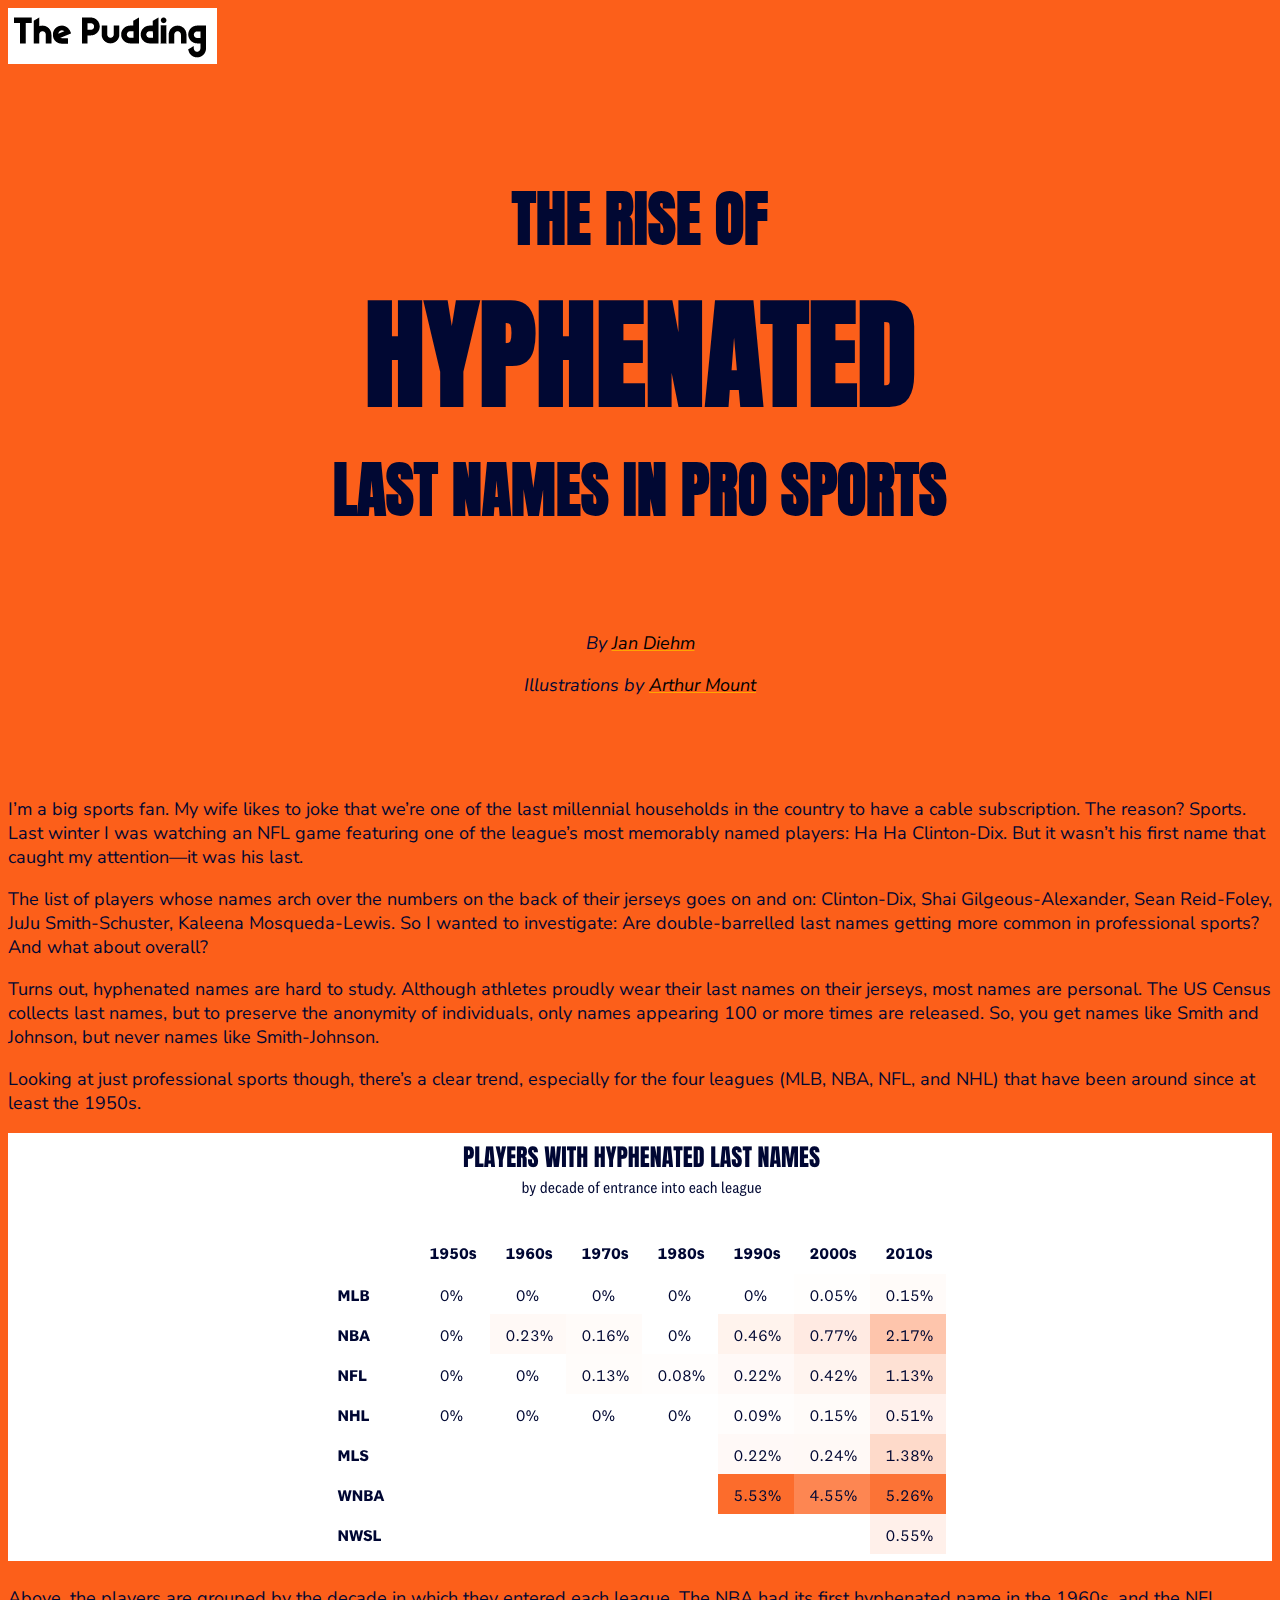
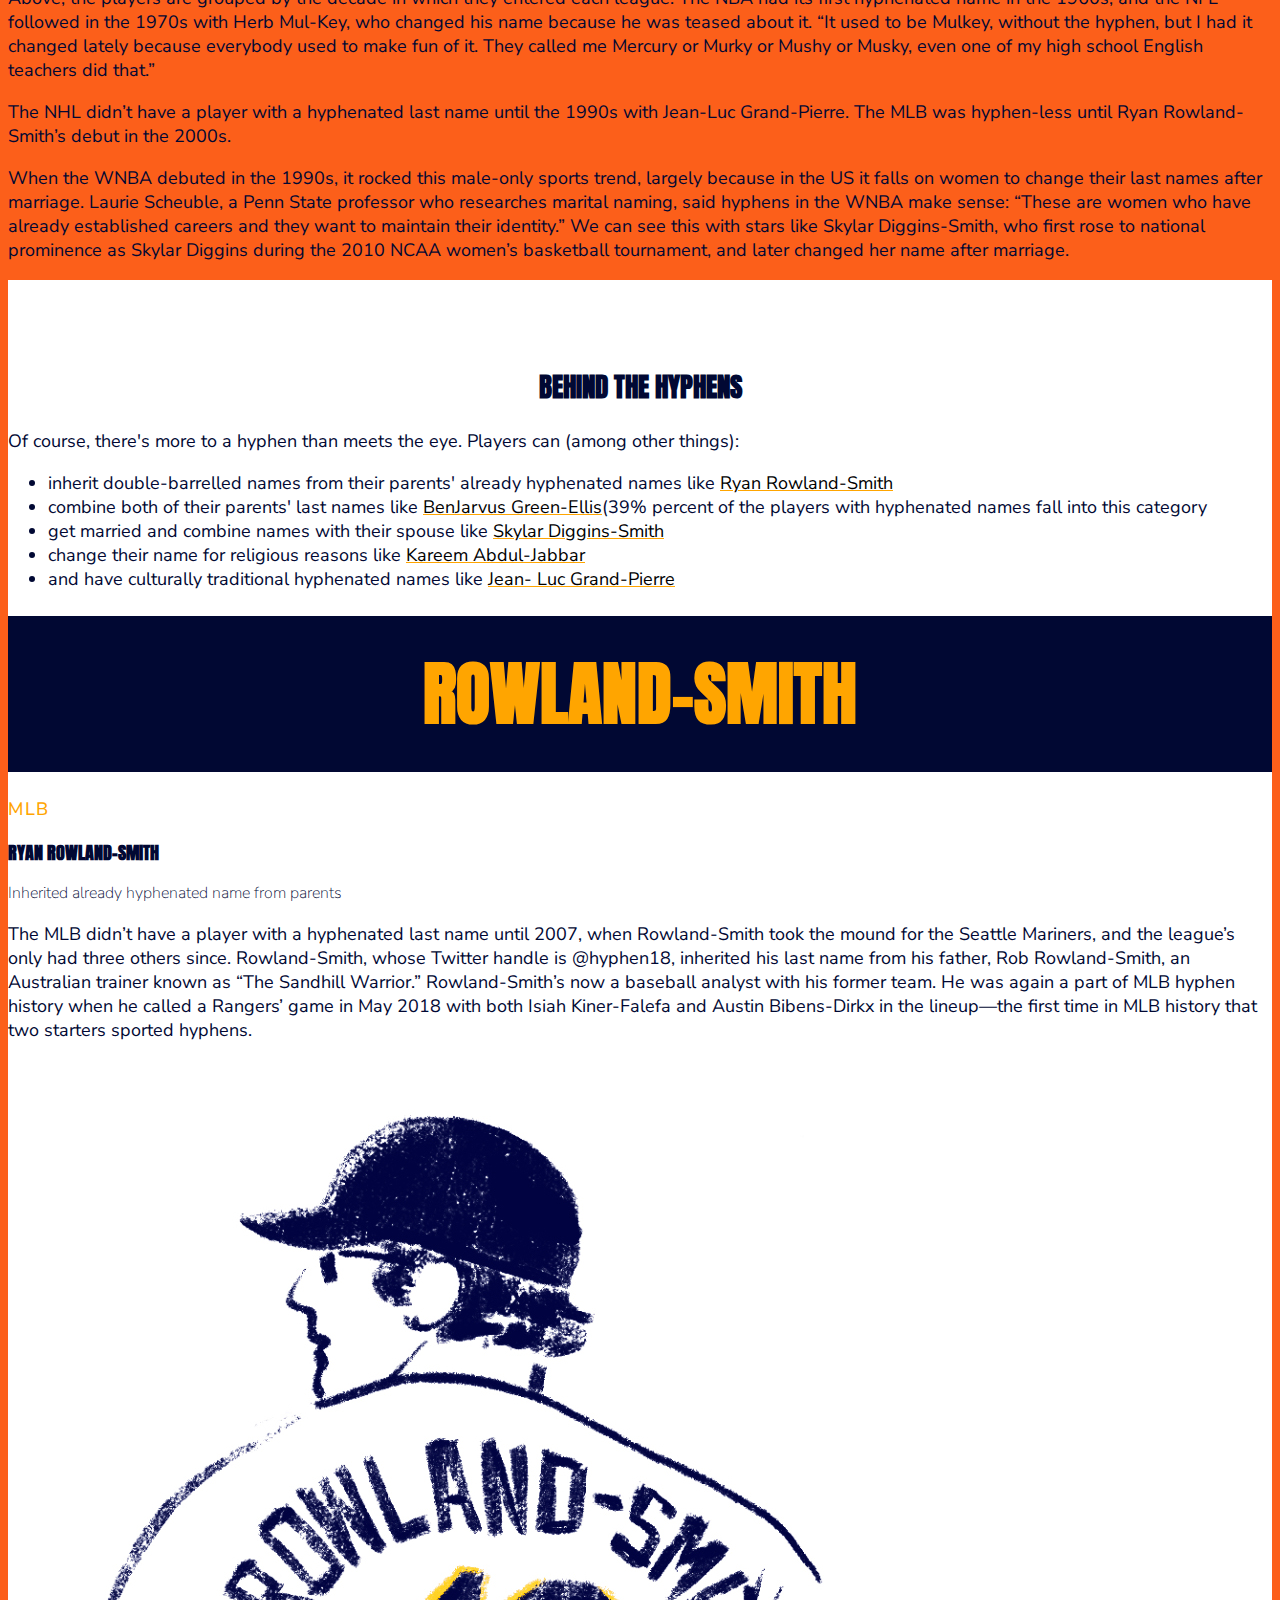
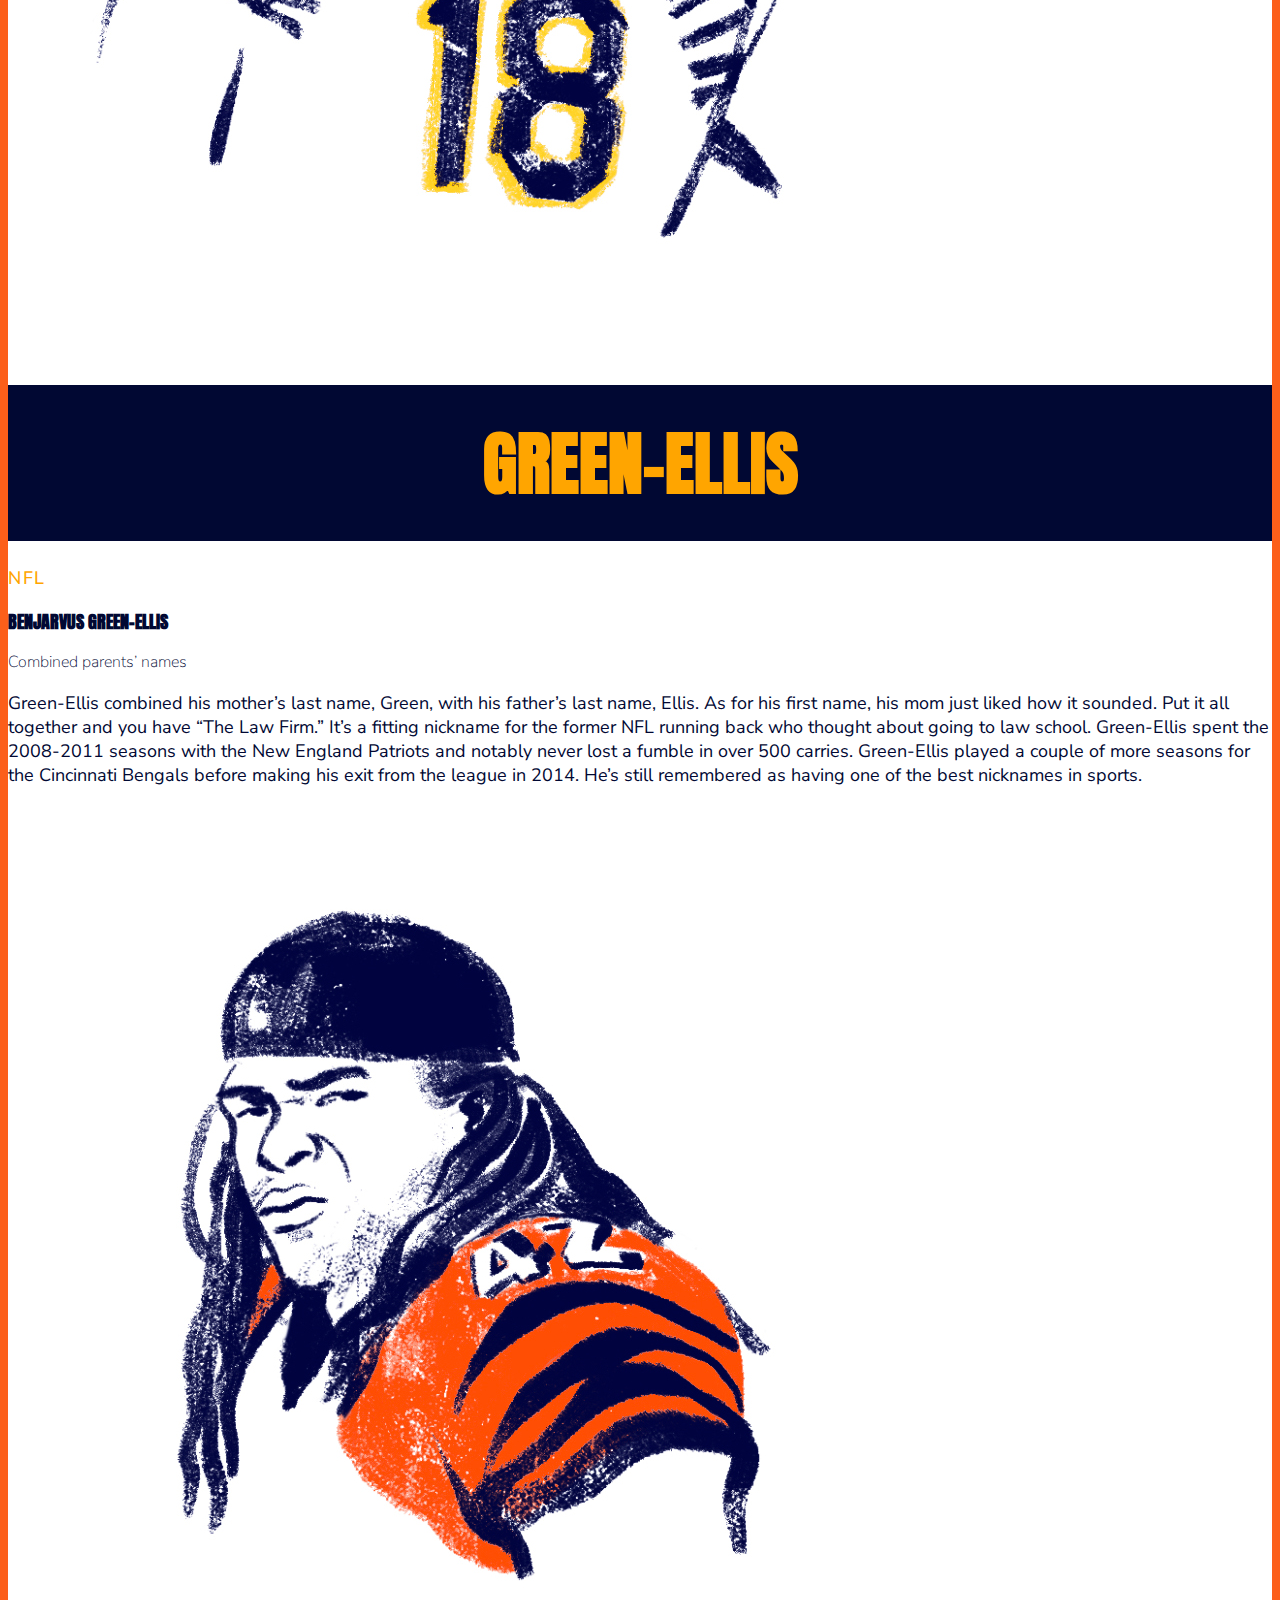
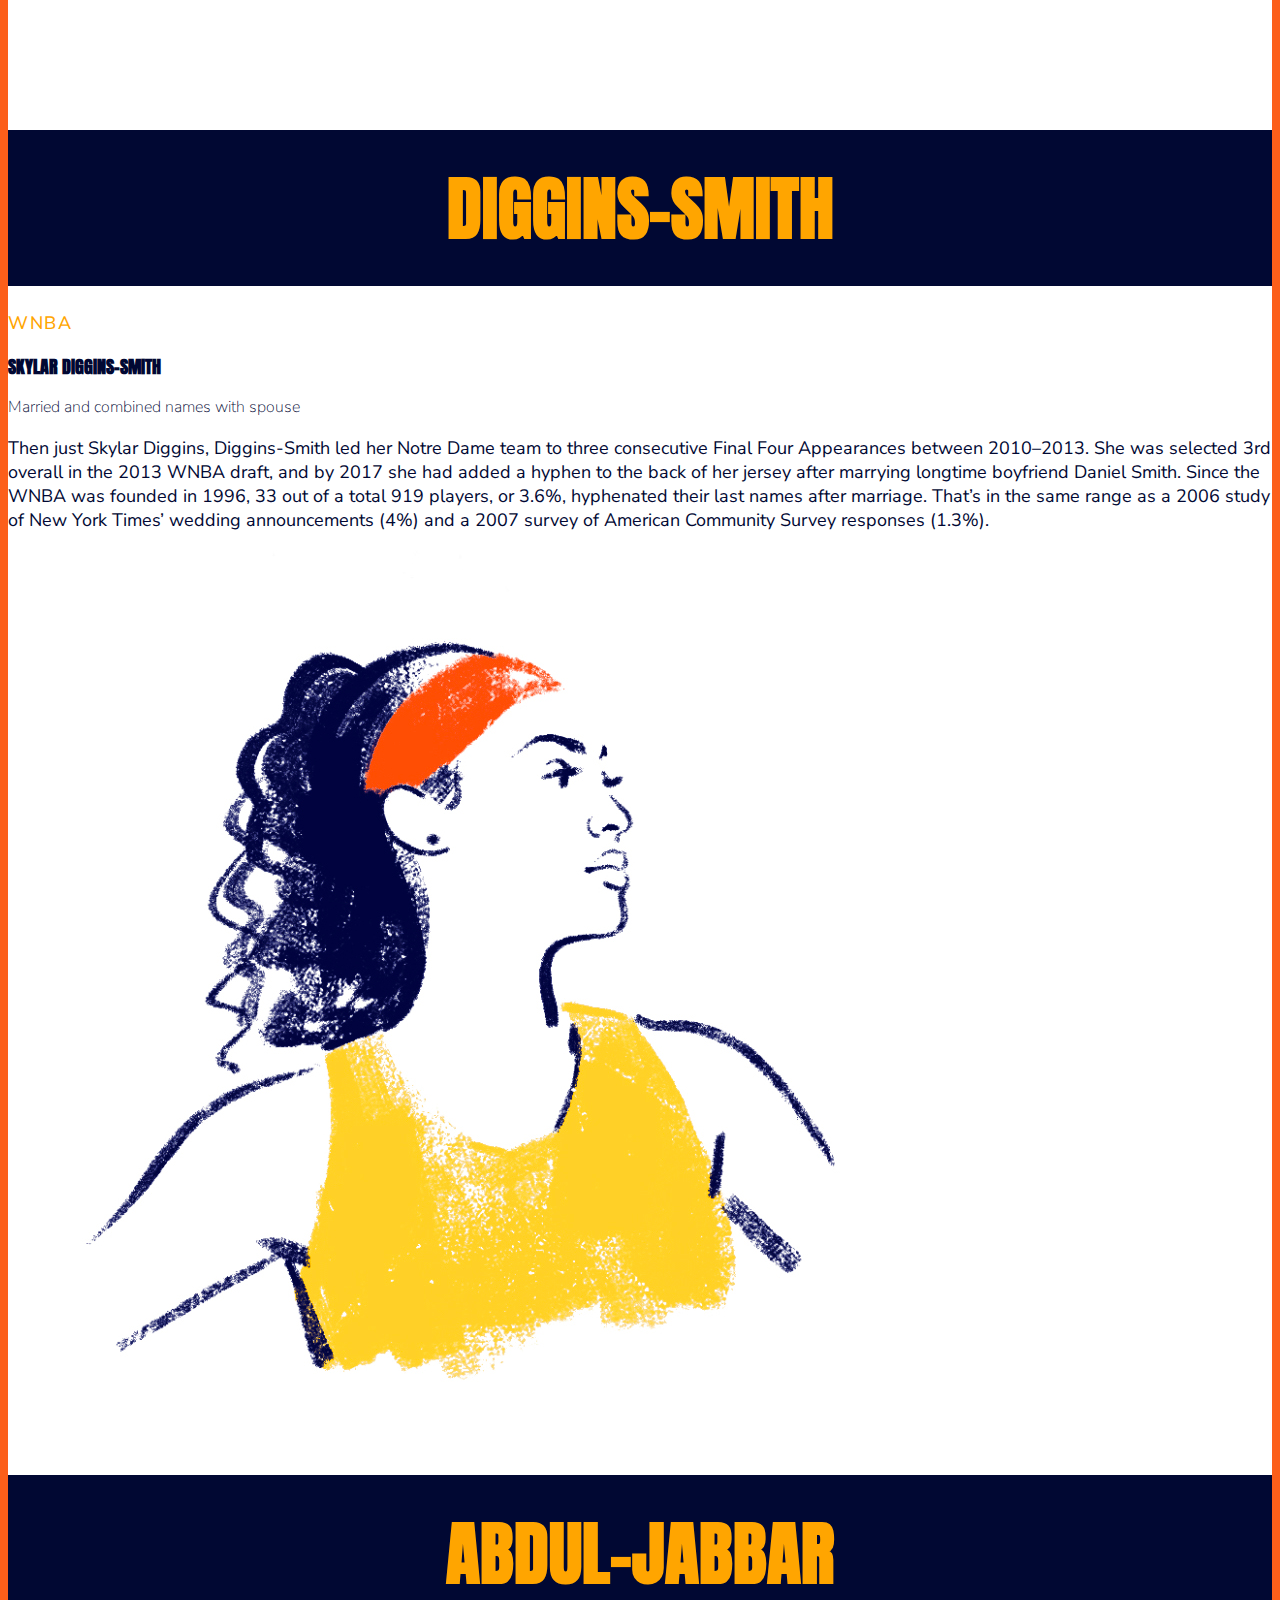
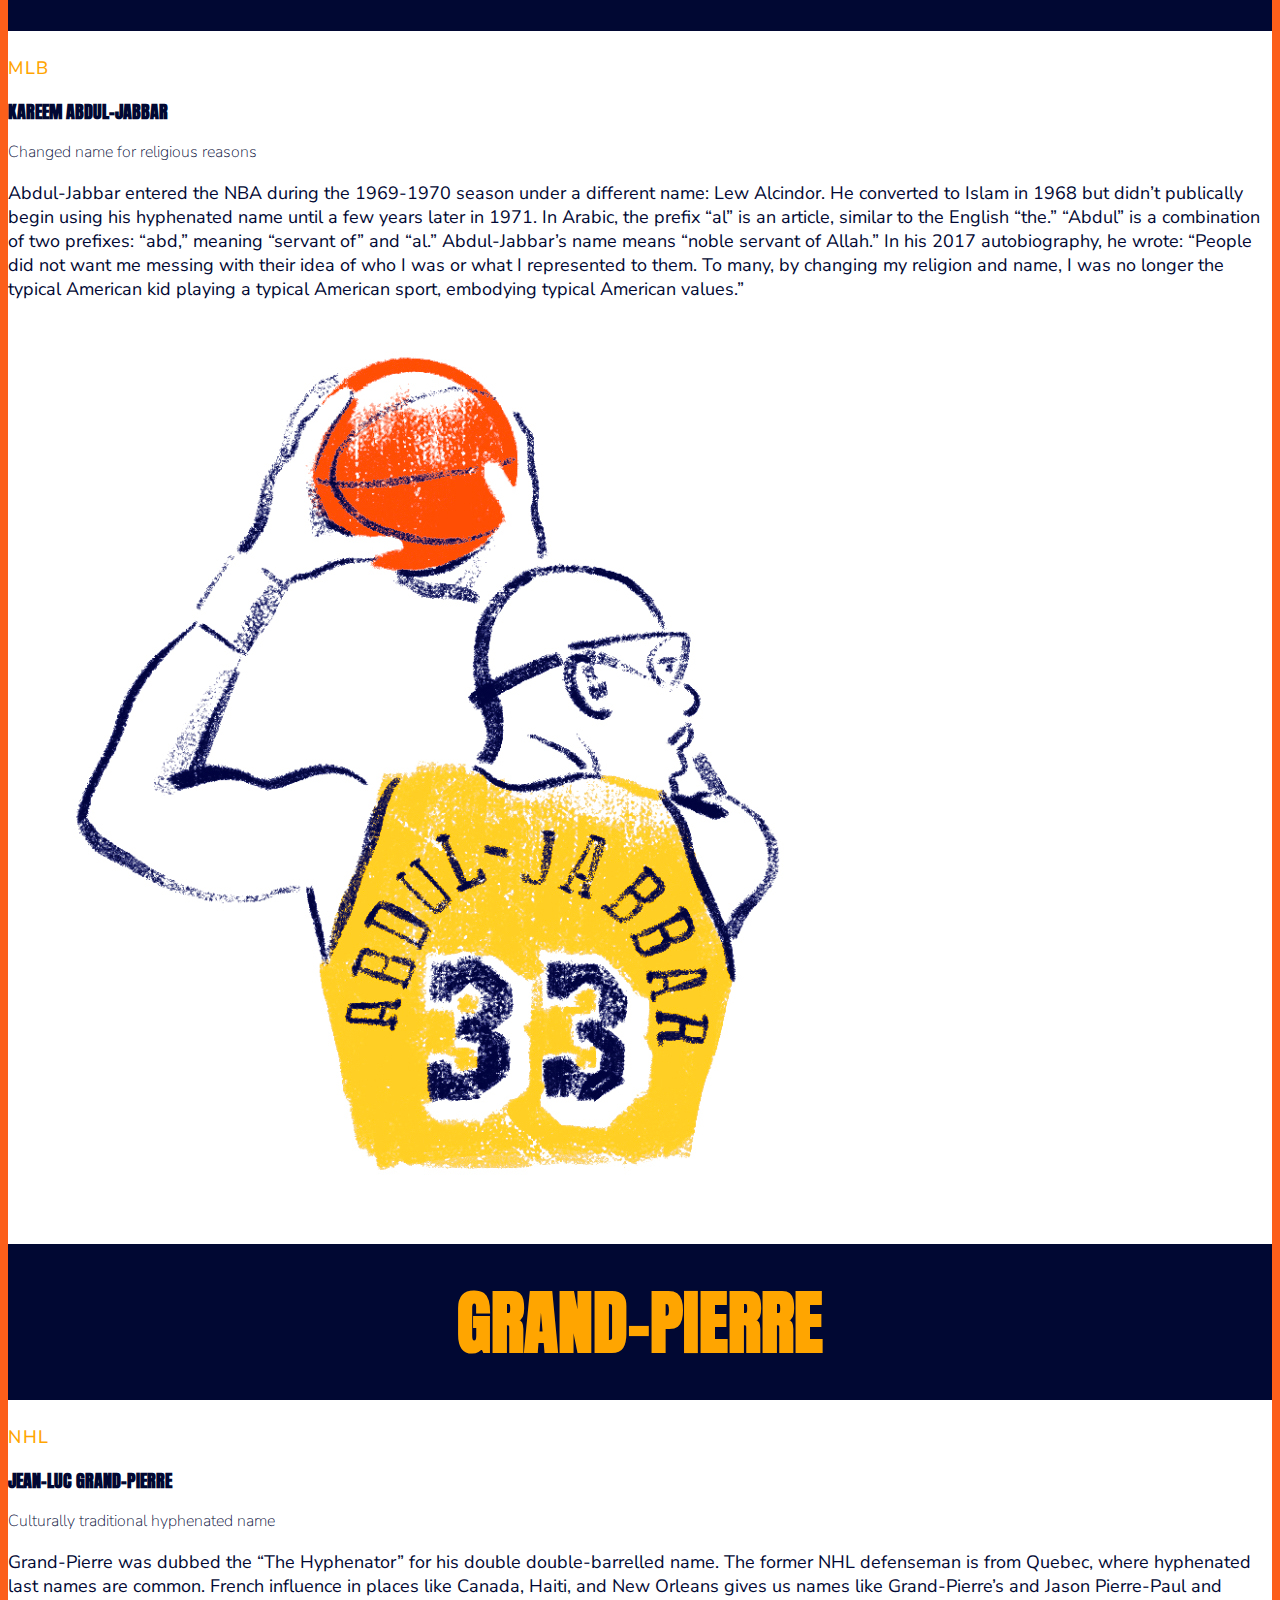
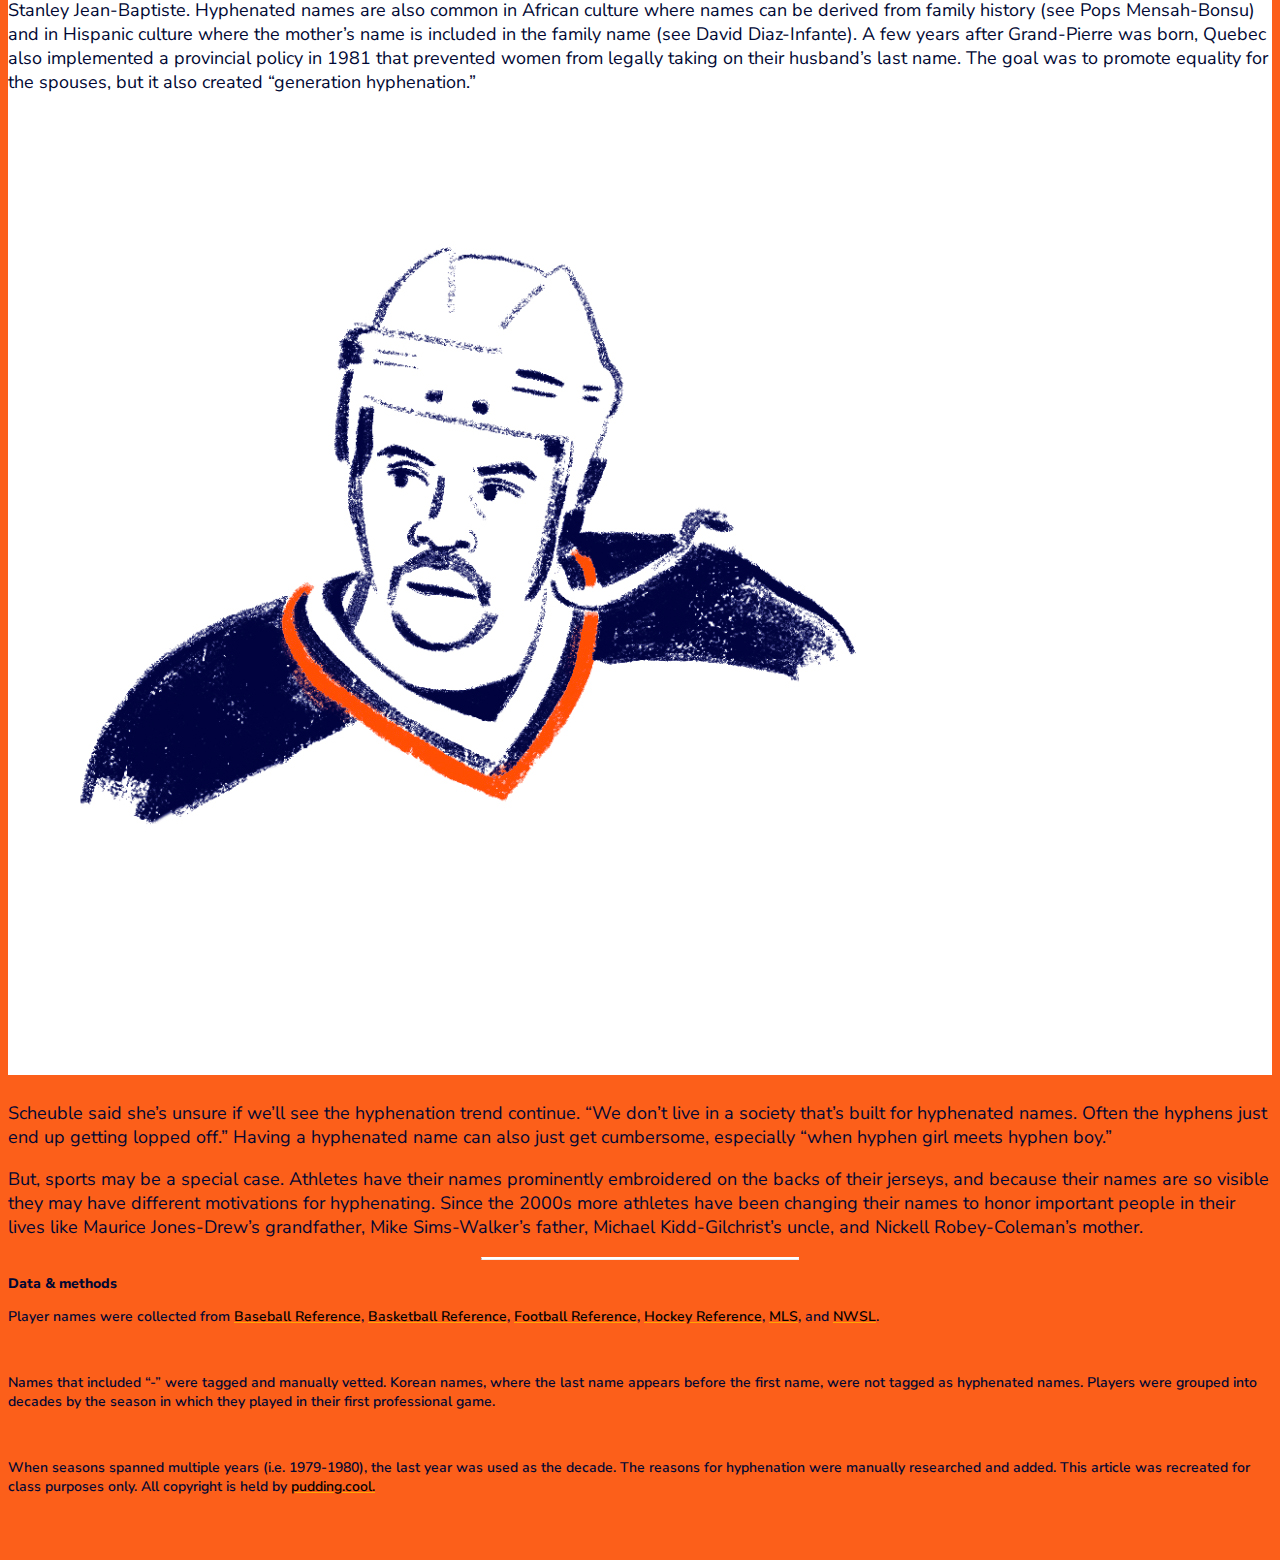
<file: midterm-assignment/index.html>
<!doctype html>
<html lang="en">

<head>
    <meta charset="utf-8">
    <!-- meta tags and seo -->
    <title>Midterm</title>
    <meta name="description" content="">
    <meta name="author" content="">
    <!-- mobile -->
    <meta name="viewport" 
    content="width=device-width, 
    initial-scale=1">
    <!-- google fonts -->
    <link rel="preconnect" href="http://fonts.gstatic.com">
    <link href="http://fonts.googleapis.com/css2?family=Nunito+Sans:ital,wght@0,200;0,300;0,400;0,600;0,700;0,900;1,200;1,300;1,400;1,600;1,700;1,800;1,900&dispay=swap" rel=stylesheet>
    <link href="http://fonts.googleapis.com/css2?family=Anton&display=swap"
    rel="stylesheet">
    <!-- bootstrap css -->
    <link href="https://cdn.jsdelivr.net/npm/bootstrap@5.0.0-beta2/dist/css/bootstrap.min.css" rel="stylesheet" integrity="sha384-BmbxuPwQa2lc/FVzBcNJ7UAyJxM6wuqIj61tLrc4wSX0szH/Ev+nYRRuWlolflfl" crossorigin="anonymous">
    <!-- custom css -->
    <link rel="stylesheet" type="text/css" href="css/stylesheet.css">
</head>
<body>
    <nav class="navbar navbar-light bg-light">
        <div class="container">
            <img src="images/logo.png" alt="The Pudding logo" class="img-fluid">
        </div>
    </nav>


    <div class="container"> 
      <h1> The rise of<br> 
        <span 
        class="hyphenated">hyphenated</span></br>
    last names in pro sports</h1>
</div>

    <div class="author">
        <p>By <a href="#">Jan Diehm</a></p>   
        <p>Illustrations by <a href="#">Arthur Mount</a></p>
    </div>
    <div class="offset-md-2 col-md-8">
        <p>I’m a big sports fan. My wife likes to joke that we’re one of the last millennial households in the
            country to have a cable subscription. The reason? Sports. Last winter I was watching an NFL game
            featuring one of the league’s most memorably named players: Ha Ha Clinton-Dix. But it wasn’t his
        first name that caught my attention—it was his last.</p>

        <p>The list of players whose names arch over the numbers on the back of their jerseys goes on and on:
            Clinton-Dix, Shai Gilgeous-Alexander, Sean Reid-Foley, JuJu Smith-Schuster, Kaleena Mosqueda-Lewis.
            So I wanted to investigate: Are double-barrelled last names getting more common in professional
        sports? And what about overall?</p>

        <p>Turns out, hyphenated names are hard to study. Although athletes proudly wear their last names on
            their jerseys, most names are personal. The US Census collects last names, but to preserve the
            anonymity of individuals, only names appearing 100 or more times are released. So, you get names
        like Smith and Johnson, but never names like Smith-Johnson.</p>

        <p>Looking at just professional sports though, there’s a clear trend, especially for the four leagues
        (MLB, NBA, NFL, and NHL) that have been around since at least the 1950s.</p>
    </div>
    
    <div class="white">
        <img src="images/graphic.png" alt="graphic" class="img-fluid graphic">
    </div>
    <div class="offset-md-2 col-md-8">

        <p>Above, the players are grouped by the decade in which they entered each league. The NBA had its first
            hyphenated name in the 1960s, and the NFL followed in the 1970s with Herb Mul-Key, who changed his name
            because he was teased about it. “It used to be Mulkey, without the hyphen, but I had it changed lately
            because everybody used to make fun of it. They called me Mercury or Murky or Mushy or Musky, even one of
        my high school English teachers did that.”</p>

        <p>The NHL didn’t have a player with a hyphenated last name until the 1990s with Jean-Luc Grand-Pierre. The
        MLB was hyphen-less until Ryan Rowland-Smith’s debut in the 2000s.</p>

        <p>When the WNBA debuted in the 1990s, it rocked this male-only sports trend, largely because in the US it
            falls on women to change their last names after marriage. Laurie Scheuble, a Penn State professor who
            researches marital naming, said hyphens in the WNBA make sense: “These are women who have already
            established careers and they want to maintain their identity.” We can see this with stars like Skylar
            Diggins-Smith, who first rose to national prominence as Skylar Diggins during the 2010 NCAA women’s
        basketball tournament, and later changed her name after marriage.</p>
    </div>
    <div class="white">
        <div class="hyphens">
            <div class="offset-md-3 col-md-6">
                <h2> Behind the Hyphens</h2>
                <p> Of course, there's more to a hyphen than meets the eye. Players can (among other things):</p>
                <div id="list">
                    <ul>
                        <li>inherit double-barrelled names from their parents' already hyphenated names like <a href="n">Ryan Rowland-Smith</a></li>
                        <li>combine both of their parents' last names like <a href="n"> BenJarvus Green-Ellis</a>(39% percent of the players with hyphenated names fall into this category</li>
                        <li>get married and combine names with their spouse like <a href="n">Skylar Diggins-Smith</a></li>
                        <li>change their name for religious reasons like <a href="n">Kareem Abdul-Jabbar</a></li>
                        <li>and have culturally traditional hyphenated names like <a href="n"> Jean- Luc Grand-Pierre</a></li>
                    </ul>
                </div>
            </div>
            <div class="title">
                <h3> Rowland-Smith</h3>
            </div>

            <div class="row">
                <div class="offset-md-1 col-md-6">


                    <p class= "desc">MLB</p>
                    <h4>RYAN ROWLAND-SMITH</h4>
                    <p class="info">Inherited already hyphenated name from parents</p>
                    <p>The MLB didn’t have a player with a hyphenated last name until 2007, when Rowland-Smith took the
                        mound for the Seattle Mariners, and the league’s only had three others since. Rowland-Smith,
                        whose Twitter handle is @hyphen18, inherited his last name from his father, Rob Rowland-Smith,
                        an Australian trainer known as “The Sandhill Warrior.” Rowland-Smith’s now a baseball analyst
                        with his former team. He was again a part of MLB hyphen history when he called a Rangers’ game
                        in May 2018 with both Isiah Kiner-Falefa and Austin Bibens-Dirkx in the lineup—the first time in
                    MLB history that two starters sported hyphens.</p>
                </div>
                <div class="col-md-5">
                    <img src="images/RowlandSmith.jpeg" alt="Ryan Rowland-Smith" class="img-fluid">
                </div>
            </div>

            <div class="title">
                <h3>Green-Ellis</h3>
            </div>
            <div class="row">
                <div class="offset-md-1 col-md-6">


                    <p class= desc>NFL</p>
                    <h4>BenJarvus Green-Ellis</h4>
                    <p class="info">Combined parents’ names</p>
                    <p>Green-Ellis combined his mother’s last name, Green, with his father’s last name, Ellis. As for
                        his first name, his mom just liked how it sounded. Put it all together and you have “The Law
                        Firm.” It’s a fitting nickname for the former NFL running back who thought about going to law
                        school. Green-Ellis spent the 2008-2011 seasons with the New England Patriots and notably never
                        lost a fumble in over 500 carries. Green-Ellis played a couple of more seasons for the
                        Cincinnati Bengals before making his exit from the league in 2014. He’s still remembered as
                        having one of the best nicknames in sports.
                    </p>
                </div>
                <div class="col-md-5">
                    <img src="images/GreenEllis.jpeg" alt="Green-Ellis" class=img-fluid>
                </div>
            </div>
            <div class="title">
                <h3> Diggins-Smith</h3>
            </div>

            <div class="row">
                <div class="offset-md-1 col-md-6">

                    <p class= "desc">WNBA</p>
                    <h4>Skylar Diggins-Smith</h4>
                    <p class="info">Married and combined names with spouse</p>

                    <p>Then just Skylar Diggins, Diggins-Smith led her Notre Dame team to three consecutive Final Four
                        Appearances between 2010–2013. She was selected 3rd overall in the 2013 WNBA draft, and by 2017
                        she had added a hyphen to the back of her jersey after marrying longtime boyfriend Daniel Smith.
                        Since the WNBA was founded in 1996, 33 out of a total 919 players, or 3.6%, hyphenated their
                        last names after marriage. That’s in the same range as a 2006 study of New York Times’ wedding
                    announcements (4%) and a 2007 survey of American Community Survey responses (1.3%).</p>
                </div>
                <div class="col-md-5">
                    <img src="images/DigginsSmith.jpeg" alt="Diggins-Smith" class="img-fluid">
                </div>
            </div>
            <div class="title">
                <h3> Abdul-Jabbar</h3>
            </div>

            <div class="row">
                <div class="offset-md-1 col-md-6">

                    <p class= "desc">MLB</p>
                    <h4> Kareem Abdul-Jabbar</h4>
                    <p class="info">Changed name for religious reasons</p>

                    <p>Abdul-Jabbar entered the NBA during the 1969-1970 season under a different name: Lew Alcindor. He
                        converted to Islam in 1968 but didn’t publically begin using his hyphenated name until a few
                        years later in 1971. In Arabic, the prefix “al” is an article, similar to the English “the.”
                        “Abdul” is a combination of two prefixes: “abd,” meaning “servant of” and “al.” Abdul-Jabbar’s
                        name means “noble servant of Allah.” In his 2017 autobiography, he wrote: “People did not want
                        me messing with their idea of who I was or what I represented to them. To many, by changing my
                        religion and name, I was no longer the typical American kid playing a typical American sport,
                        embodying typical American values.”
                    </p>
                </div>
                <div class="col-md-5">
                    <img src="images/AbdulJabbar.jpeg" alt="Abdul-Jabbar" class="img-fluid">
                    </div>
            </div>
            <div class="title">
                <h3> Grand-Pierre</h3>
            </div>

            <div class="row">
                <div class="offset-md-1 col-md-6">

                    <p class= "desc">NHL</p>
                    <h4>Jean-Luc Grand-Pierre</h4>
                    <p class="info">Culturally traditional hyphenated name</p>

                    <p>Grand-Pierre was dubbed the “The Hyphenator” for his double double-barrelled name. The former NHL
                        defenseman is from Quebec, where hyphenated last names are common. French influence in places
                        like Canada, Haiti, and New Orleans gives us names like Grand-Pierre’s and Jason Pierre-Paul and
                        Stanley Jean-Baptiste. Hyphenated names are also common in African culture where names can be
                        derived from family history (see Pops Mensah-Bonsu) and in Hispanic culture where the mother’s
                        name is included in the family name (see David Diaz-Infante). A few years after Grand-Pierre was
                        born, Quebec also implemented a provincial policy in 1981 that prevented women from legally
                        taking on their husband’s last name. The goal was to promote equality for the spouses, but it
                        also created “generation hyphenation.”</p>
                </div>
                <div class="col-md-5">
                    <img src="images/GrandPierre.jpeg" alt="Grand-Pierre" class="img-fluid">
                </div>
                </div>
        </div>
    </div>
        
    <div class="offset-md-2 col-md-8">
        
        <p>Scheuble said she’s unsure if we’ll see the hyphenation trend continue. “We don’t live in a society
            that’s built for hyphenated names. Often the hyphens just end up getting lopped off.” Having a
        hyphenated name can also just get cumbersome, especially “when hyphen girl meets hyphen boy.”</p>
        <p>But, sports may be a special case. Athletes have their names prominently embroidered on the backs of
            their jerseys, and because their names are so visible they may have different motivations for
            hyphenating. Since the 2000s more athletes have been changing their names to honor important people in
            their lives like Maurice Jones-Drew’s grandfather, Mike Sims-Walker’s father, Michael Kidd-Gilchrist’s
            uncle, and Nickell Robey-Coleman’s mother.
        </p>
        </div>
        <hr>

    <div class="credits">
        <p class="hed">Data & methods</p>
    <p>Player names were collected from <a href="#">Baseball Reference</a>, <a href="#">Basketball Reference</a>, <a href="#">Football Reference</a>, <a href="#">Hockey Reference</a>, <a
       href="#">MLS</a>, and <a href="#">NWSL</a>.</p>
       <br>
       <p> Names that included “-” were tagged and manually vetted. Korean names, where the last name appears
        before the first name, were not tagged as hyphenated names. Players were grouped into decades by the
        season in which they played in their first professional game.
    </p>
    <br>
    <p>When seasons spanned multiple years (i.e. 1979-1980), the last year was used as the decade. The
        reasons for hyphenation were manually researched and added.
        This article was recreated for class purposes only. All copyright is held by <a href="https://pudding.cool/2019/05/hyphens/">pudding.cool.</a></p>  
    </div>



</div>
</div>
<script src="https://cdn.jsdelivr.net/npm/bootstrap@5.0.0-beta2/dist/js/bootstrap.bundle.min.js" integrity="sha384-b5kHyXgcpbZJO/tY9Ul7kGkf1S0CWuKcCD38l8YkeH8z8QjE0GmW1gYU5S9FOnJ0" crossorigin="anonymous"></script>
</body>
</html>
</file>
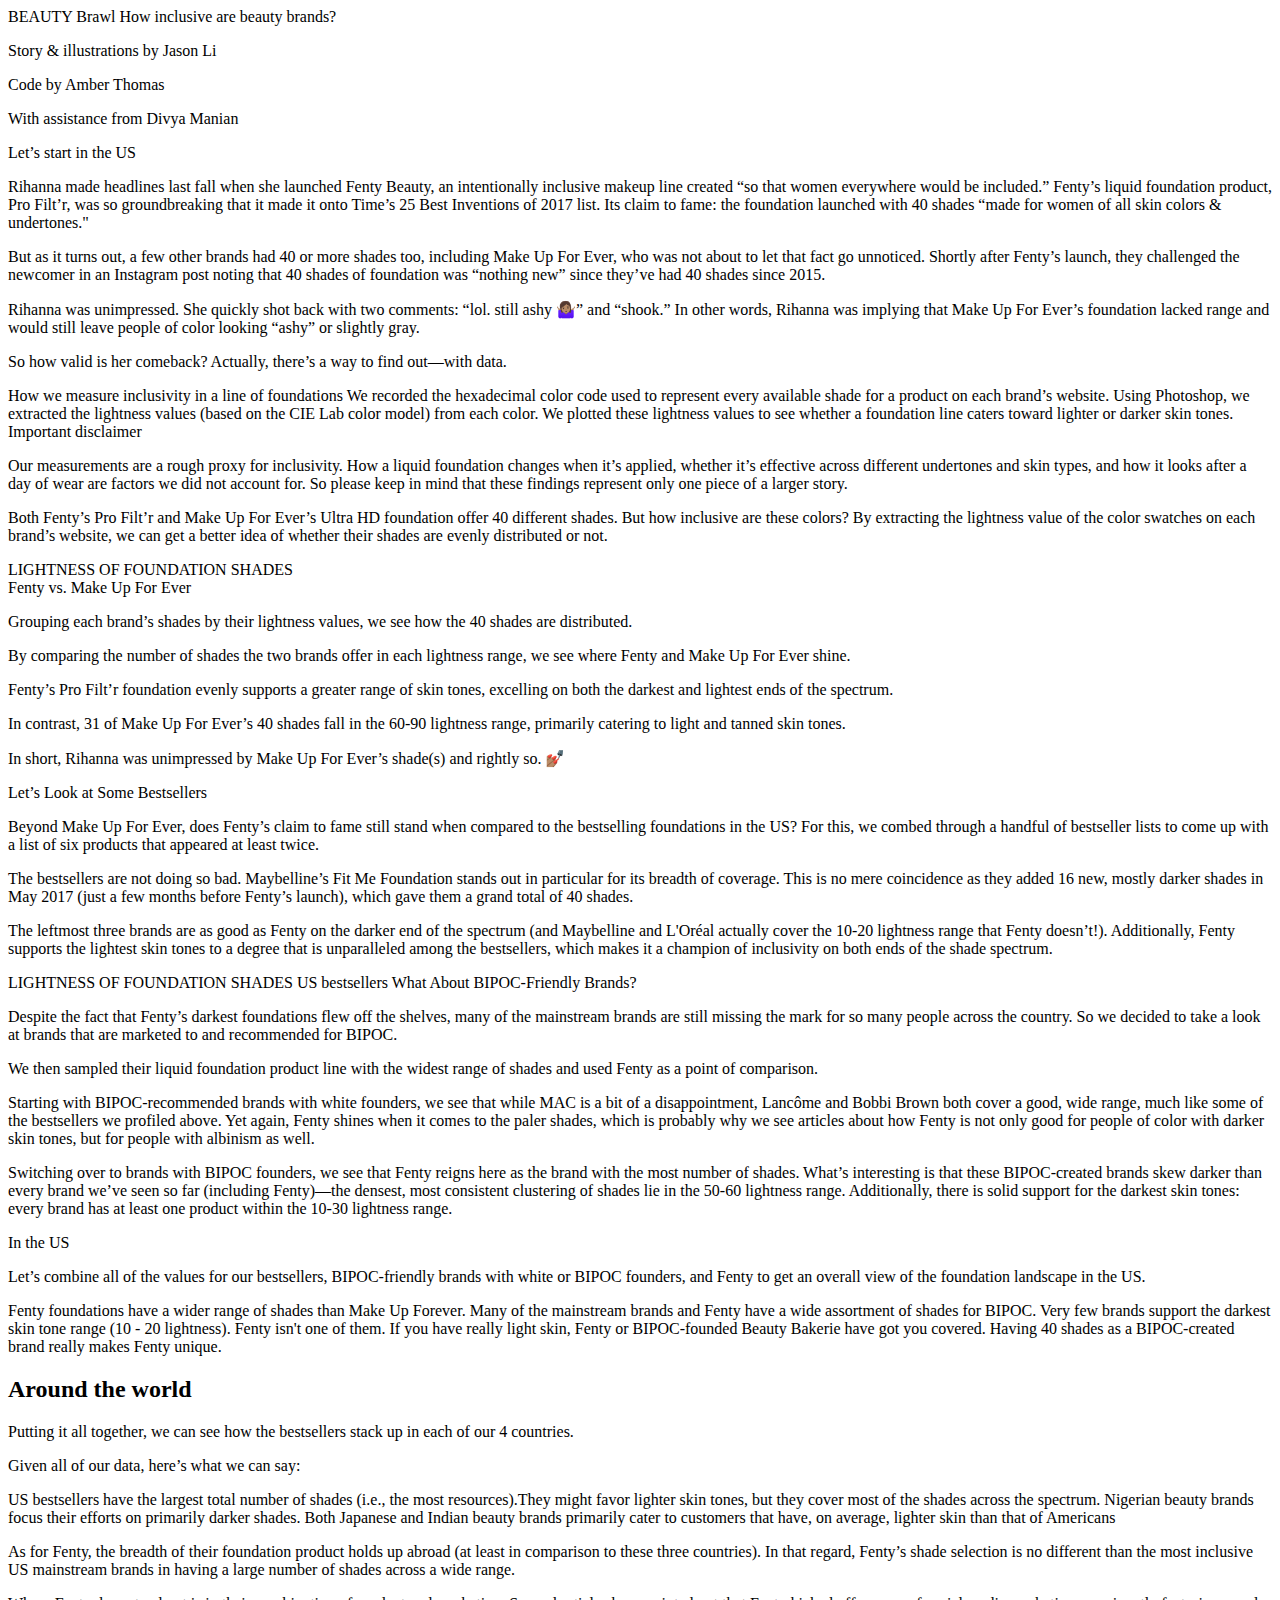
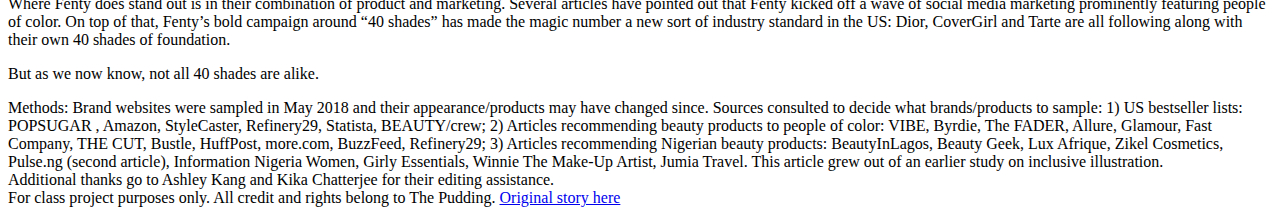
<file: midterm-review/index.html>
<!doctype html>
<html lang="en">

<head>
    <meta charset="utf-8">
    <!-- meta tags and seo -->
    <title>xx</title>
    <meta name="description" content="">
    <meta name="author" content="">
    <!-- mobile -->
    <meta name="viewport" content="width=device-width, initial-scale=1">
	<!-- google fonts -->
<link href="https://fonts.googleapis.com/css2?family=Montserrat:wght@300;400;500;700;800;900&display=swap" rel="stylesheet">
    <!-- bootstrap css -->
    <link href="https://cdn.jsdelivr.net/npm/bootstrap@5.0.0-beta2/dist/css/bootstrap.min.css" rel="stylesheet" integrity="sha384-BmbxuPwQa2lc/FVzBcNJ7UAyJxM6wuqIj61tLrc4wSX0szH/Ev+nYRRuWlolflfl" crossorigin="anonymous">
    <!-- custom css -->
    <link rel="stylesheet" type="text/css" href="css/stylesheet.css">
</head>

<body>
 

<!--navbar with logo-->


<!-- example of span class use:

      <p>This is a block of text <span class="class">which may contain bold or another CSS rule</span> and then you can write more text like your original.</p>

-->

<!--headline-->
BEAUTY Brawl
How inclusive are beauty brands?

<p>Story & illustrations by Jason Li</p>
<p>Code by Amber Thomas </p> 
<p>With assistance from Divya Manian</p>


<!------->

<!--header-->
Let’s start in the US
<!--///-->

<p>Rihanna made headlines last fall when she launched Fenty Beauty, an intentionally inclusive makeup line created “so that women everywhere would be included.” Fenty’s liquid foundation product, Pro Filt’r, was so groundbreaking that it made it onto Time’s 25 Best Inventions of 2017 list. Its claim to fame: the foundation launched with 40 shades “made for women of all skin colors & undertones."</p>
<p>But as it turns out, a few other brands had 40 or more shades too, including Make Up For Ever, who was not about to let that fact go unnoticed. Shortly after Fenty’s launch, they challenged the newcomer in an Instagram post noting that 40 shades of foundation was “nothing new” since they’ve had 40 shades since 2015.</p>

<p>Rihanna was unimpressed. She quickly shot back with two comments: “lol. still ashy 🤷🏽‍♀️” and “shook.” In other words, Rihanna was implying that Make Up For Ever’s foundation lacked range and would still leave people of color looking “ashy” or slightly gray.</p>

<p>So how valid is her comeback? Actually, there’s a way to find out—with data.</p>


<!--header-->
How we measure inclusivity in a line of foundations
<!--//-->

<!--list-->
We recorded the hexadecimal color code used to represent every available shade for a product on each brand’s website.
Using Photoshop, we extracted the lightness values (based on the CIE Lab color model) from each color.
We plotted these lightness values to see whether a foundation line caters toward lighter or darker skin tones.
<!--end list-->

<!--header-->
Important disclaimer
<!--///-->
<p>Our measurements are a rough proxy for inclusivity. How a liquid foundation changes when it’s applied, whether it’s effective across different undertones and skin types, and how it looks after a day of wear are factors we did not account for. So please keep in mind that these findings represent only one piece of a larger story.</p>

<!-- img 1vs-->
    
    <p>Both Fenty’s Pro Filt’r and Make Up For Ever’s Ultra HD foundation offer 40 different shades. But how inclusive are these colors? By extracting the lightness value of the color swatches on each brand’s website, we can get a better idea of whether their shades are evenly distributed or not.
</p>


<!--header-->
LIGHTNESS OF FOUNDATION SHADES<br>
Fenty vs. Make Up For Ever</h4>
<!--img 1-->

<!--////-->

<P>Grouping each brand’s shades by their lightness values, we see how the 40 shades are distributed.

</P>
<p>By comparing the number of shades the two brands offer in each lightness range, we see where Fenty and Make Up For Ever shine.

</p>
<p>Fenty’s Pro Filt’r foundation evenly supports a greater range of skin tones, excelling on both the darkest and lightest ends of the spectrum.

</p>
<p>In contrast, 31 of Make Up For Ever’s 40 shades fall in the 60-90 lightness range, primarily catering to light and tanned skin tones.

</p>

<p>In short, Rihanna was unimpressed by Make Up For Ever’s shade(s) and rightly so. 💅🏽

</p>

  <!--header-->
  Let’s Look at Some Bestsellers
  <!--////-->

  <p>Beyond Make Up For Ever, does Fenty’s claim to fame still stand when compared to the bestselling foundations in the US? For this, we combed through a handful of bestseller lists to come up with a list of six products that appeared at least twice.</p>

  <!-- img 2vs -->



<p>The bestsellers are not doing so bad. Maybelline’s Fit Me Foundation stands out in particular for its breadth of coverage. This is no mere coincidence as they added 16 new, mostly darker shades in May 2017 (just a few months before Fenty’s launch), which gave them a grand total of 40 shades.</p>
<p>The leftmost three brands are as good as Fenty on the darker end of the spectrum (and Maybelline and L'Oréal actually cover the 10-20 lightness range that Fenty doesn’t!). Additionally, Fenty supports the lightest skin tones to a degree that is unparalleled among the bestsellers, which makes it a champion of inclusivity on both ends of the shade spectrum.</p>

<!--header-->
LIGHTNESS OF FOUNDATION SHADES
US bestsellers
<!--img 2-->
<!--///-->

<!--header-->
What About BIPOC-Friendly Brands?
<!--/////-->

<p>Despite the fact that Fenty’s darkest foundations flew off the shelves, many of the mainstream brands are still missing the mark for so many people across the country. So we decided to take a look at brands that are marketed to and recommended for BIPOC.</p>

<!--img 3vs --> 


<p>We then sampled their liquid foundation product line with the widest range of shades and used Fenty as a point of comparison.</p>

<p>Starting with BIPOC-recommended brands with white founders, we see that while MAC is a bit of a disappointment, Lancôme and Bobbi Brown both cover a good, wide range, much like some of the bestsellers we profiled above. Yet again, Fenty shines when it comes to the paler shades, which is probably why we see articles about how Fenty is not only good for people of color with darker skin tones, but for people with albinism as well.</p>

<p>Switching over to brands with BIPOC founders, we see that Fenty reigns here as the brand with the most number of shades. What’s interesting is that these BIPOC-created brands skew darker than every brand we’ve seen so far (including Fenty)—the densest, most consistent clustering of shades lie in the 50-60 lightness range. Additionally, there is solid support for the darkest skin tones: every brand has at least one product within the 10-30 lightness range.</p>



<!--header-->

In the US

<!--///-->

<p>Let’s combine all of the values for our bestsellers, BIPOC-friendly brands with white or BIPOC founders, and Fenty to get an overall view of the foundation landscape in the US.</p>

<!--list-->
Fenty foundations have a wider range of shades than Make Up Forever.
Many of the mainstream brands and Fenty have a wide assortment of shades for BIPOC.
Very few brands support the darkest skin tone range (10 - 20 lightness). Fenty isn't one of them.
If you have really light skin, Fenty or BIPOC-founded Beauty Bakerie have got you covered.
Having 40 shades as a BIPOC-created brand really makes Fenty unique.
<!--end list-->

<!--header-->
<h2>Around the world</h2>
<!--///-->

<p>Putting it all together, we can see how the bestsellers stack up in each of our 4 countries.</p>

<p>Given all of our data, here’s what we can say:</p>


<!--list-->

US bestsellers have the largest total number of shades (i.e., the most resources).They might favor lighter skin tones, but they cover most of the shades across the spectrum.
Nigerian beauty brands focus their efforts on primarily darker shades.
Both Japanese and Indian beauty brands primarily cater to customers that have, on average, lighter skin than that of Americans

<!--end list-->

<p>As for Fenty, the breadth of their foundation product holds up abroad (at least in comparison to these three countries). In that regard, Fenty’s shade selection is no different than the most inclusive US mainstream brands in having a large number of shades across a wide range.</p>

<p>Where Fenty does stand out is in their combination of product and marketing. Several articles have pointed out that Fenty kicked off a wave of social media marketing prominently featuring people of color. On top of that, Fenty’s bold campaign around “40 shades” has made the magic number a new sort of industry standard in the US: Dior, CoverGirl and Tarte are all following along with their own 40 shades of foundation.</p>

<p>But as we now know, not all 40 shades are alike.</p>


<!--footer-->
<p>Methods: Brand websites were sampled in May 2018 and their appearance/products may have changed since. Sources consulted to decide what brands/products to sample: 1) US bestseller lists: POPSUGAR , Amazon, StyleCaster, Refinery29, Statista, BEAUTY/crew; 2) Articles recommending beauty products to people of color: VIBE, Byrdie, The FADER, Allure, Glamour, Fast Company, THE CUT, Bustle, HuffPost, more.com, BuzzFeed, Refinery29; 3) Articles recommending Nigerian beauty products: BeautyInLagos, Beauty Geek, Lux Afrique, Zikel Cosmetics, Pulse.ng (second article), Information Nigeria Women, Girly Essentials, Winnie The Make-Up Artist, Jumia Travel. This article grew out of an earlier study on inclusive illustration.
<br>
Additional thanks go to Ashley Kang and Kika Chatterjee for their editing assistance.
<br>
For class project purposes only. All credit and rights belong to The Pudding. <a href="https://pudding.cool/2018/06/makeup-shades/">Original story here</a></p>


  <script src="https://cdn.jsdelivr.net/npm/bootstrap@5.0.0-beta2/dist/js/bootstrap.bundle.min.js" integrity="sha384-b5kHyXgcpbZJO/tY9Ul7kGkf1S0CWuKcCD38l8YkeH8z8QjE0GmW1gYU5S9FOnJ0" crossorigin="anonymous"></script>
</body>
</html>
</file>
<file: midterm-assignment/css/stylesheet.css>
body{
	background: #fc5f1a;
	color: #010833;
	font-family:'Nunito Sans',sans-serif;
	font-size:18px;
	margin-bottom: 5%
}
h1,
h2,
h3,
.author{
	text-align: center;
}

h1,h2,h3,h4{
	font-family:'Anton', sans-serif;
	text-transform: uppercase;
}

h1{
	font-family:'Anton',sans-serif;
	text-transform: uppercase;
	font-size:60px;
	padding-top: 5%
}
.hyphenated{
	font-size:120px;
}
.author{
	font-weight: 500px;
	font-style:italic;
	padding-bottom:5%;
	padding-top:3%;
}
a{
	text-decoration:underline;
	text-decoration-color: #ffa500;
	color: black;

}
.graphic {
	display: block;
	margin:0 auto 0 auto;
}
.white{
	background:white;
	margin-bottom: 2%;
}
.hyphens{
	padding:5% 0 5% 0;
	margin-bottom: 2% 0 2% 0;
}
.title{
	background:#010833;
}
h3 {
	color:#ffa500;
	font-size:70px;
	padding:2% 0 2% 0;
	margin: 2% 0 2% 0;
}
.desc{
	font-weight:500;
	letter-spacing:1.5px;
	background: white;
	color:#ffa500;
}
h4{
	margin:0;
	padding:0;
}
.info{
	font-weight:200;
	font-size:16px;
	color:#010833;
}
hr{
	border-top:2px solid white;
	width:25%; 
	margin:0 auto;
}
.credits{
	font-size:14px;
	font-weight: 600;
}
.hed{
	font-weight: 800;
}

@media only screen and (max-width: 576px) {
body {
	font-size: 15px;
	line-height: 1.75;
}
@media only screen and (max-width:576px) {
.rise{
font-size: 37px;
}
@media only screen and (max-width:576px) {
	.hyphenated{
		font-size: 85px}
	}
@media only screen and (max-width: 768px) {
	.description,.list{
padding-left: 2%;
padding-right:2%;
	}
}
#rs {
margin: 0 auto;
}

#ge {
margin: 0 auto;
}

#ds {
margin: 0 auto;
}

#aj {
margin: 0 auto;
}

#gp {
margin: 0 auto;
}
</file>
<file: midterm-review/css/stylesheet.css>
h1 {
	text-decoration-color: blue;
	text-align: center;
	text-decoration: underline;
}
</file>
